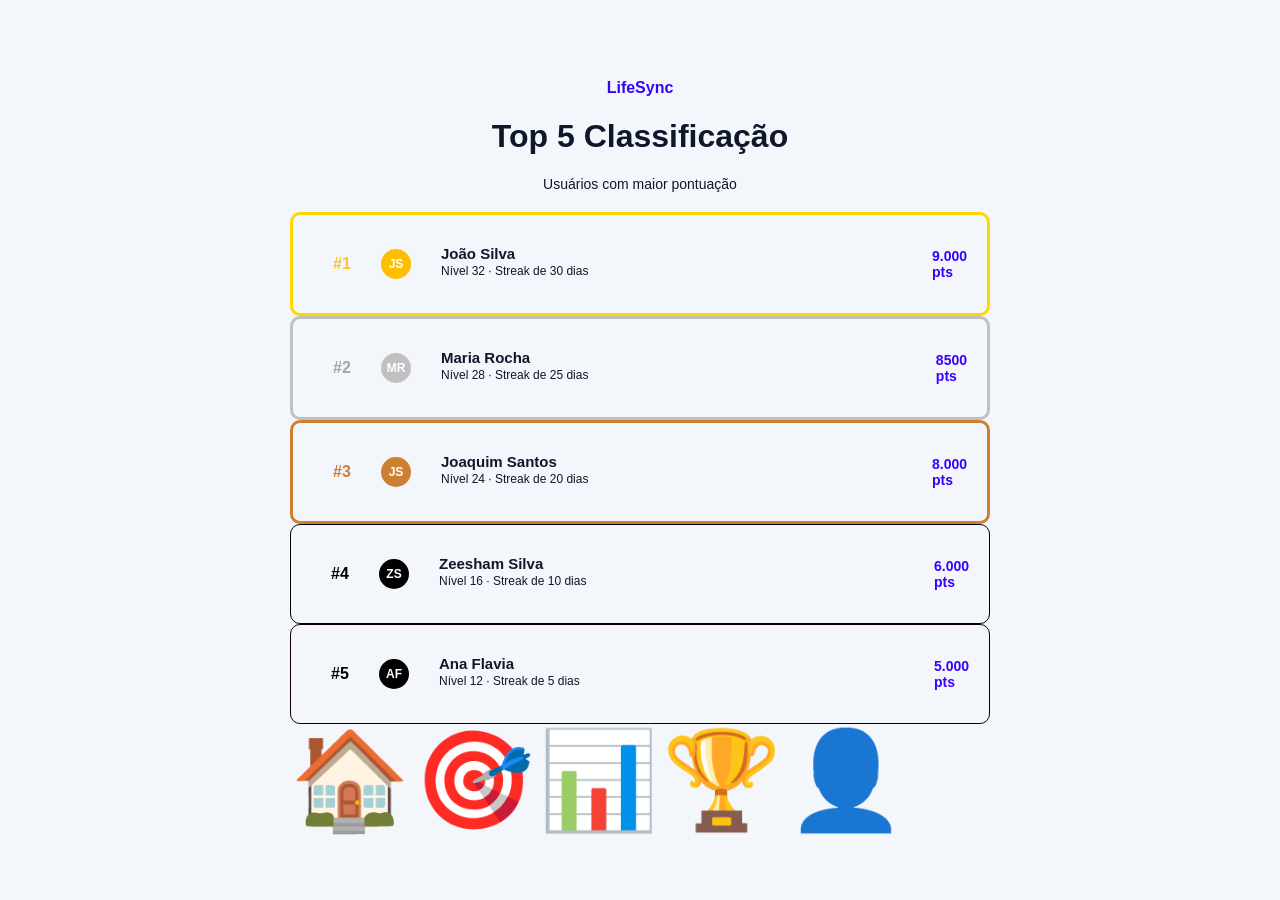
<file: index.html>
<!DOCTYPE html>
<html lang="pt">
<head>
    <meta charset="UTF-8">
    <meta name="viewport" content="width=device-width, initial-scale=1.0">
    <title>LifeSync</title>
    <link rel="stylesheet" href="style.css">
</head>
<body>
    <div class="caixa">


    <div class="cabecalho">
        <p class="cabecalho_marca">LifeSync</p>
        <h1 class="cabecalho_titulo">Top 5 Classificação</h1>
        <p class="cabecalho_subtitulo">Usuários com maior pontuação</p>
    </div>
        <div class="card card_borda1">
        <div class="card card_colocacao1">#1</div>
        <div class="avatar avatar1">JS</div>

        <div class="info">
        <div class="info_nome">João Silva</div>
        <div class="info_detalhe">Nível 32 · Streak de 30 dias</div>
        </div>

        <div class="pontuacao">
          <div class="pontuacao_numero">9.000</div>
          <div class="pontuacao_label">pts</div>
        </div>
        </div>

        <div class="card card_borda2">
        <div class="card card_colocacao2">#2</div>  
        <div class="avatar avatar2">MR</div>
        
        <div class="info">
        <div class="info_nome">Maria Rocha</div>
        <div class="info_detalhe">Nível 28 · Streak de 25 dias</div>
        </div>
  

        <div class="pontuacao">
        <div class="pontuacao_numero">8500</div>
         <div class="pontuacao_label">pts</div>
        </div>
        </div>
        <div class="card card_borda3"> 

        <div class="card card_colocacao3">#3</div>  
        <div class="avatar avatar3">JS</div>

        <div class="info">
        <div class="info_nome">Joaquim Santos</div>
        <div class="info_detalhe">Nível 24 · Streak de 20 dias</div>
        </div>

        <div class="pontuacao">
        <div class="pontuacao_numero">8.000</div>
        <div class="pontuacao_label">pts</div>
        </div>
        </div>

        <div class="card card_borda4">
        <div class="card card_colocacao4">#4</div>  
        <div class="avatar avatar4">ZS</div>

        <div class="info">
        <div class="info_nome">Zeesham Silva</div>
        <div class="info_detalhe">Nível 16 · Streak de 10 dias</div>
        </div>

        <div class="pontuacao">
        <div class="pontuacao_numero">6.000</div>
        <div class="pontuacao_label">pts</div>
        </div>
        </div>

        <div class="card card_borda5">
        <div class="card card_colocacao5">#5</div>  
        <div class="avatar avatar5">AF</div>

        <div class="info">
        <div class="info_nome">Ana Flavia</div>
        <div class="info_detalhe">Nível 12 · Streak de 5 dias</div>
        </div>

        <div class="pontuacao">
        <div class="pontuacao_numero">5.000</div>
        <div class="pontuacao_label">pts</div>
        </div>
        </div>
        <div class="menu-inferior">
            <a href="index.html" class="menu-item">
                <span class="menu-icon">🏠</span>
            </a>
            <a href="metas.html" class="menu-item">
                <span class="menu-icon">🎯</span>
            </a>
            <a href="estatisticas.html" class="menu-item">
                <span class="menu-icon">📊</span>
            </a>
            <a href="index.html" class="menu-item">
                <span class="menu-icon">🏆</span>
            </a>
            <a href="login.html" class="menu-item">
                <span class="menu-icon">👤</span>
            </a>
        </div>
</body>
</html>
</file>
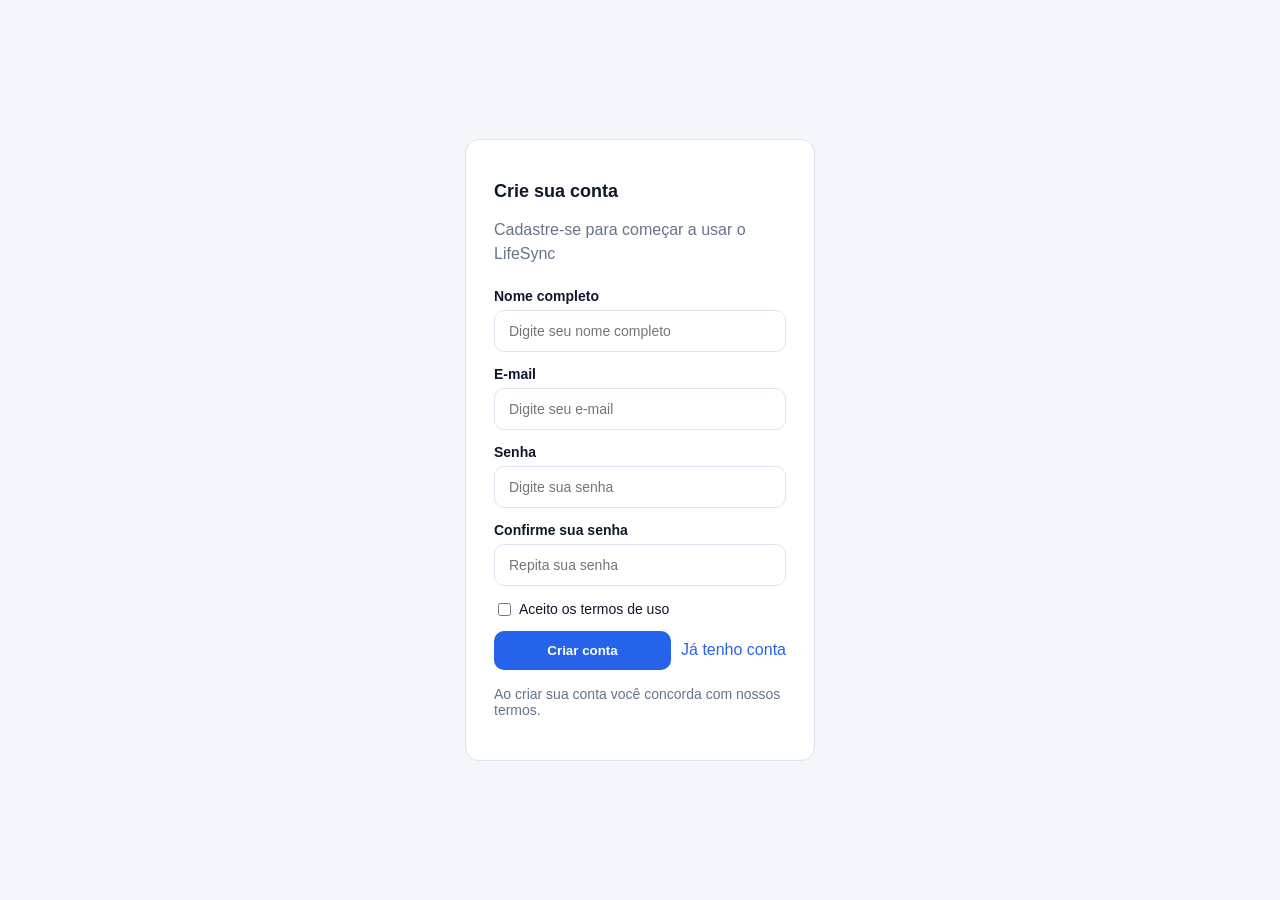
<file: createaccount.html>
<!doctype html>
<html lang="pt-BR">

<head>
    <meta charset="utf-8">
    <meta name="viewport" content="width=device-width, initial-scale=1">
    <title>LifeSync - Crie sua conta</title>
    <link rel="stylesheet" href="style.css">
</head>

<body>
    <main class="entrar" role="main">
        <h1>Crie sua conta</h1>
        <p class="subtitulo">Cadastre-se para começar a usar o LifeSync</p>

        <form action="createaccountsucess.html">
            <div class="campo">
                <label for="nome">Nome completo</label>
                <input required placeholder="Digite seu nome completo">
            </div>

            <div class="campo">
                <label for="email">E‑mail</label>
                <input required placeholder="Digite seu e-mail">
            </div>

            <div class="campo">
                <label for="senha">Senha</label>
                <input id="senha" name="senha" type="password" required placeholder="Digite sua senha" minlength="8"
                    autocomplete="new-password">
            </div>

            <div class="campo">
                <label for="confirm">Confirme sua senha</label>
                <input id="confirm" name="confirm" type="password" required placeholder="Repita sua senha" minlength="8"
                    autocomplete="new-password">
            </div>

            <label class="lembrar2">
                <input type="checkbox" name="Termos de uso" required class="lembrar-checkbox"> Aceito os termos de uso
            </label>

            <div class="actions">
                <button type="submit" class="açao açao1">Criar conta</button>
                <a href="login.html" class="novaconta1">Já tenho conta</a>
            </div>
        </form>

        <p class="novaconta">Ao criar sua conta você concorda com nossos termos.</p>
    </main>
</body>

</html>
</file>
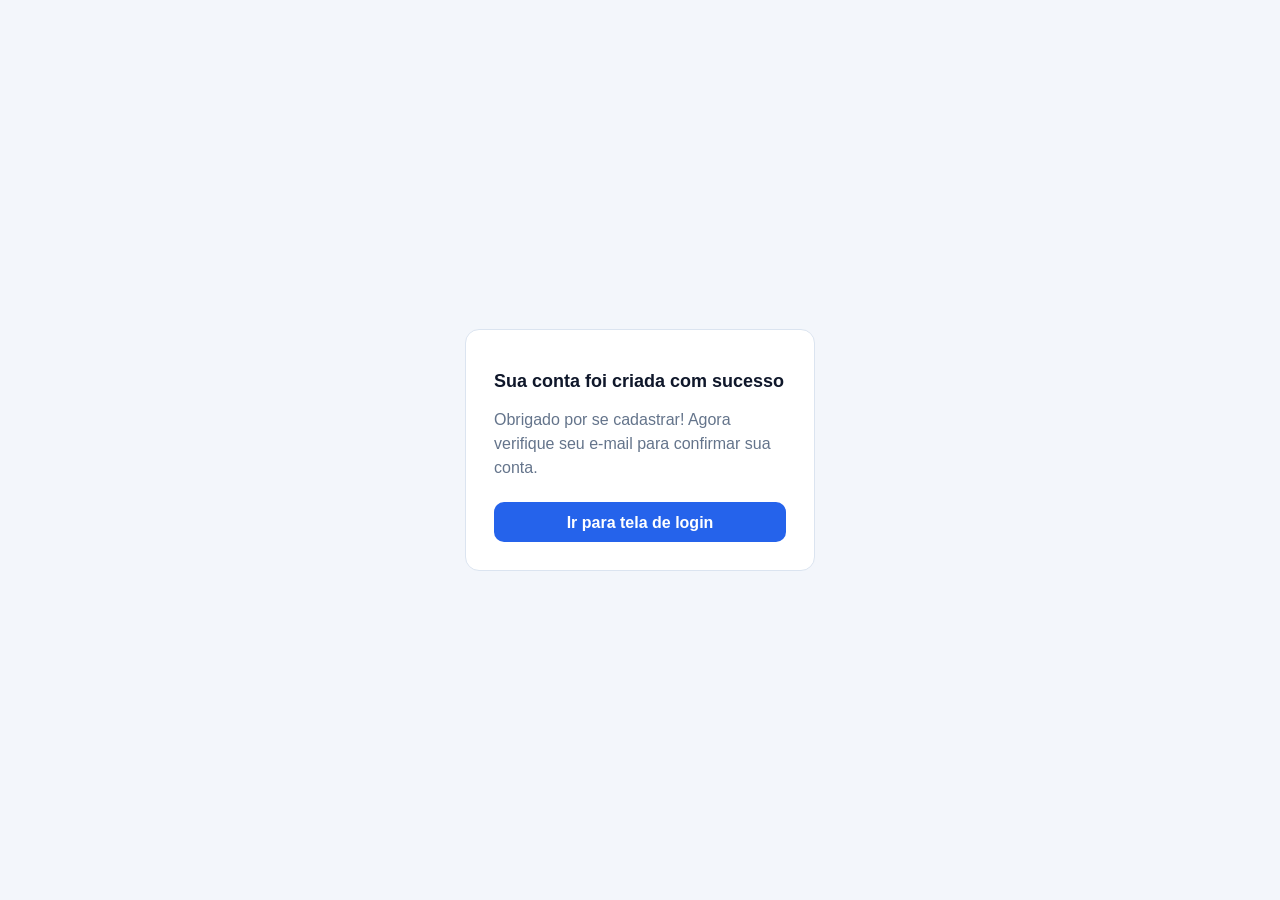
<file: createaccountsucess.html>
<!doctype html>
<html lang="pt-BR">
  <head>
    <meta charset="utf-8">
    <meta name="viewport" content="width=device-width, initial-scale=1">
    <title>Conta criada - LifeSync</title>
    <link rel="stylesheet" href="style.css">
  </head>
  <body>
    <main class="entrar" role="main">
      <h1>Sua conta foi criada com sucesso</h1>
      <p class="subtitulo">Obrigado por se cadastrar! Agora verifique seu e-mail para confirmar sua conta.</p>

      <div class="actions">
        <a href="login.html" class="açao açao2">Ir para tela de login</a>
      </div>
    </main>
  </body>
</html>
</file>
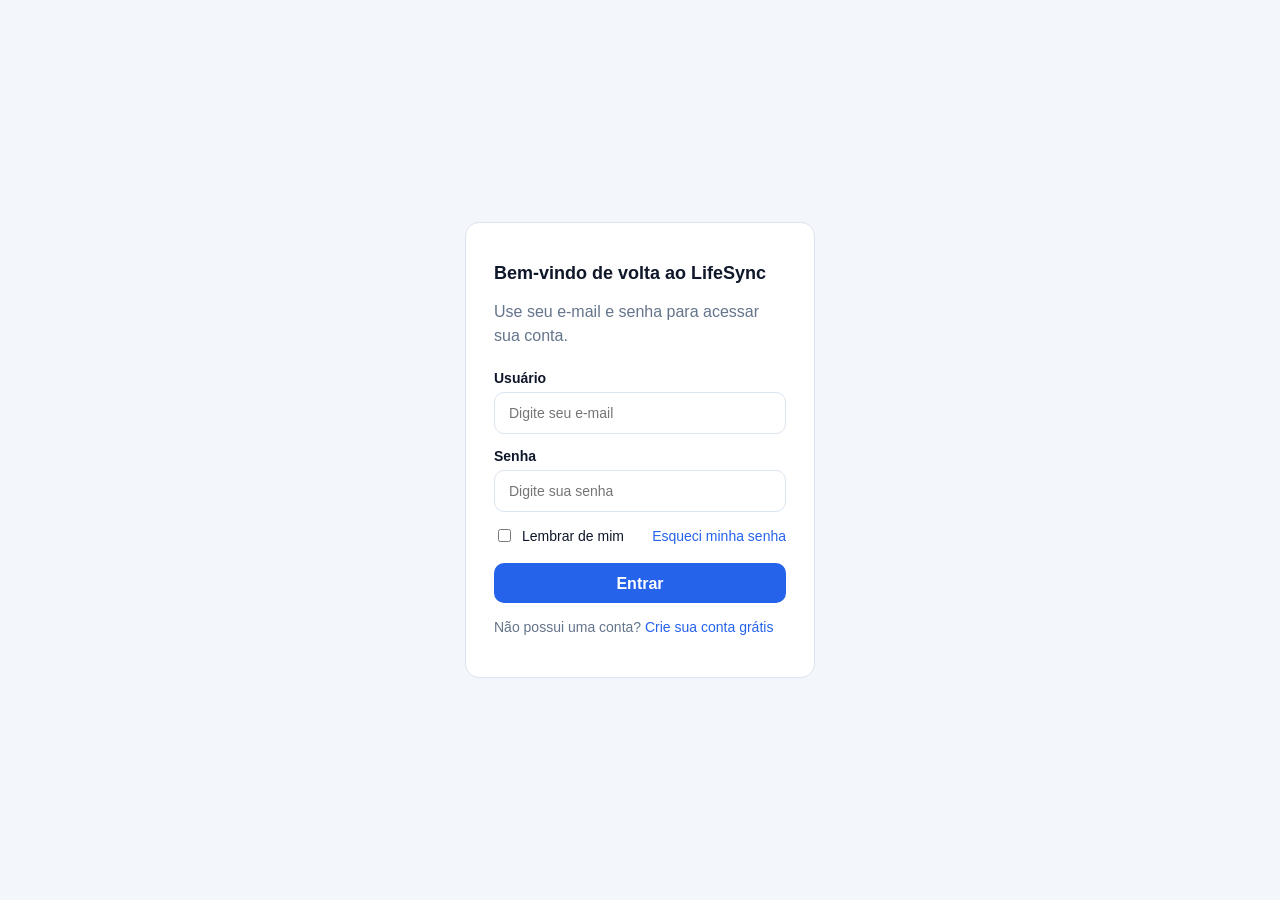
<file: login.html>
<!DOCTYPE html>
<html lang="pt-BR">

<head>
    <meta charset="utf-8" />
    <meta name="viewport" content="width=device-width, initial-scale=1" />
    <title>LifeSync - Login</title>
    <link rel="stylesheet" href="style.css" />
</head>

<body>
    <!-- Bem vindo de volta + instruções para acesso -->

    <main class="entrar">
        <h1>Bem-vindo de volta ao LifeSync</h1>
        <p class="subtitulo">Use seu e-mail e senha para acessar sua conta.</p>

        <!-- Formulário de Entrada -->

        <form id="formulario-email" action="#" method="post">
            <div class="campo">
                <label for="email">Usuário</label>
                <input placeholder="Digite seu e-mail"/>
            </div>
            <div class="campo">
                <label for="password">Senha</label>
                <input id="password" name="password" type="password" placeholder="Digite sua senha"
                    autocomplete="current-password" required />
            </div>

            <!-- Marcador de Lembrar de mim -->

            <div class="linha">
                <label class="lembrar">
                    <input id="remember" name="remember" type="checkbox" class="lembrar-checkbox" />
                    Lembrar de mim
                </label>

                <!-- Link para recuperar senha -->

                <a href="lostpassword.html">Esqueci minha senha</a>
            </div>

            <!-- Link para entrar na sua conta -->

            <div class="actions">
               <a href="index.html" class="açao açao2">Entrar</a>
            </div>
        </form>
        <!-- Link para criar conta -->
        <p class="novaconta">Não possui uma conta? <a href="createaccount.html" class="novaconta1">Crie sua conta grátis</a></p>
    </main>

</body>

</html>
</file>
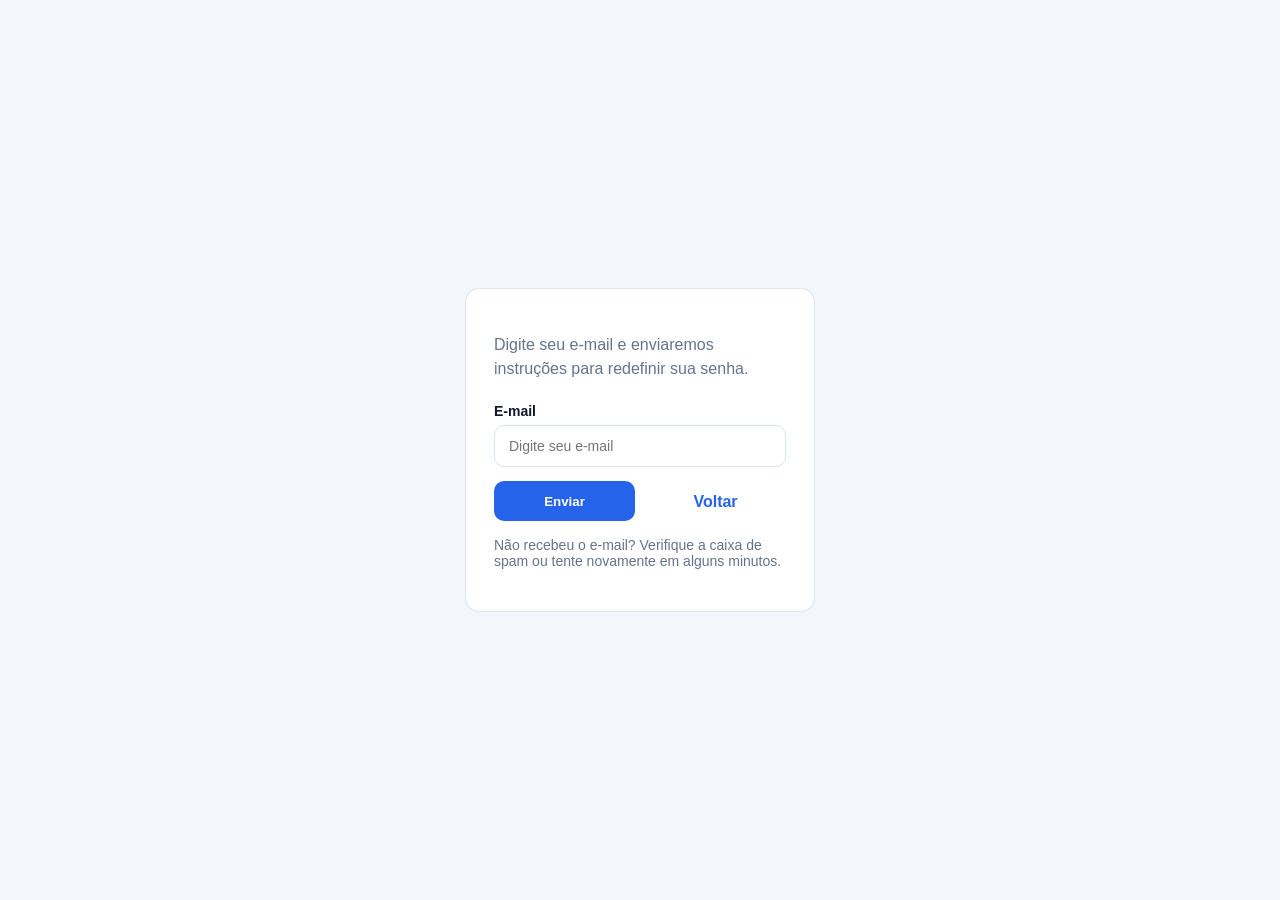
<file: lostpassword.html>
<!doctype html>
<html lang="pt-BR">
  <head>
    <meta charset="utf-8">
    <meta name="viewport" content="width=device-width, initial-scale=1">
    <title> LifeSync-Esqueci Minha Senha</title>
    <link rel="stylesheet" href="style.css">
  </head>
  <body>
    <main class="entrar" role="main">
      <p class="subtitulo">Digite seu e‑mail e enviaremos instruções para redefinir sua senha.</p>

      <form action="lostpasswordsucess.html" method="get" class="form-esqueci">
        <div class="campo">
          <label for="email">E-mail</label>
          <input required placeholder="Digite seu e‑mail">
        </div>

        <div class="actions">
          <button type="submit" class="açao açao2">Enviar</button>
          <a href="login.html" class="açao açao3">Voltar</a>
        </div>
      </form>
      <p class="novaconta">Não recebeu o e‑mail? Verifique a caixa de spam ou tente novamente em alguns minutos.</p>
    </main>
  </body>
</file>
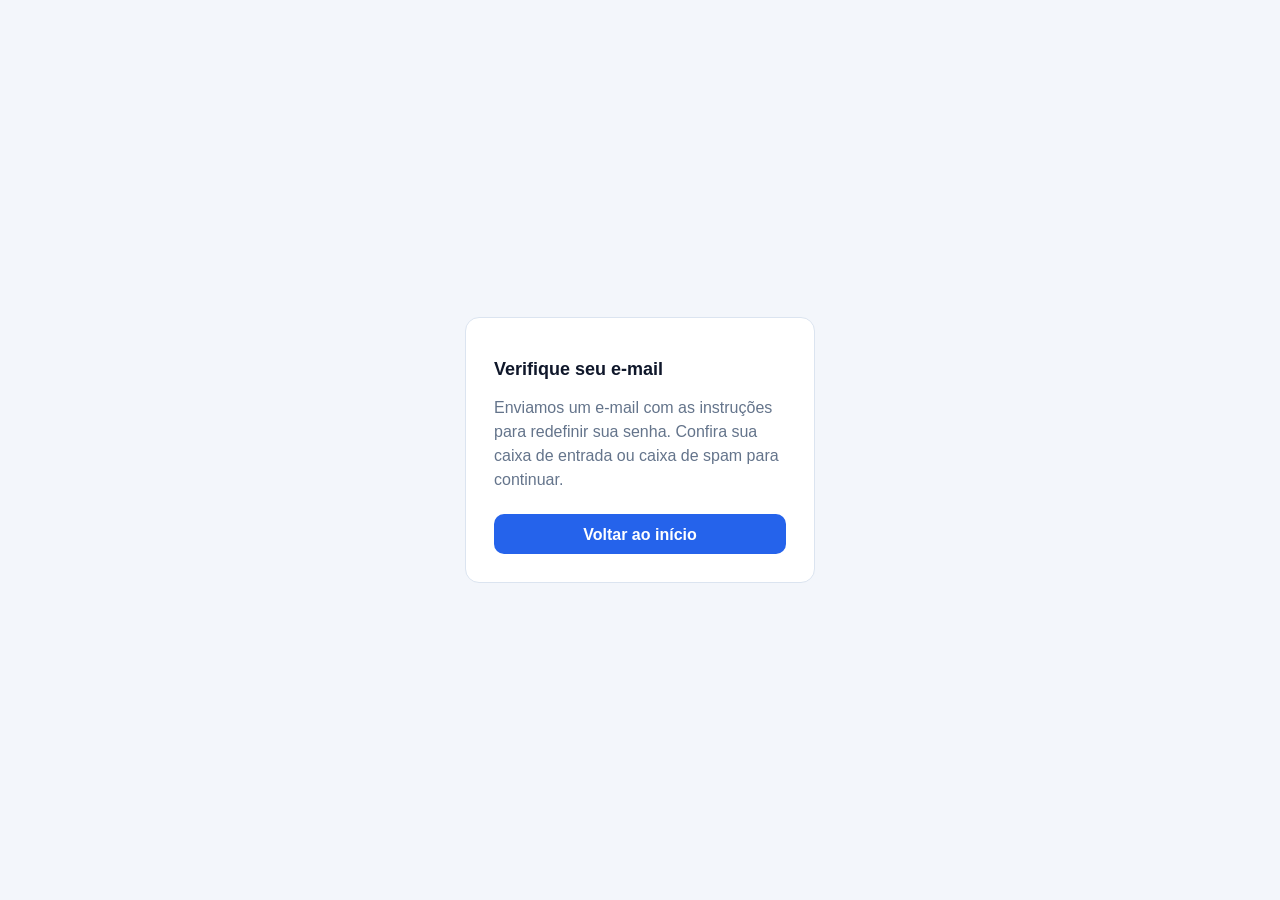
<file: lostpasswordsucess.html>
<!doctype html>
<html lang="pt-BR">
  <head>
    <meta charset="utf-8">
    <meta name="viewport" content="width=device-width, initial-scale=1">
    <title>LifeSync-E-mail Enviado</title>
    <link rel="stylesheet" href="style.css">
  </head>
  <body>
    <main class="entrar" role="main">
      <h1>Verifique seu e‑mail</h1>
      <p class="subtitulo">Enviamos um e‑mail com as instruções para redefinir sua senha. Confira sua caixa de entrada ou caixa de spam para continuar.</p>

      <div class="actions">
        <a href="login.html" class="açao açao2">Voltar ao início</a>
      </div>
    </main>
  </body>
</html>
</file>
<file: style.css>
* {
  box-sizing: border-box;
}

:root {
  --bg: #f3f6fb;
  --card: #ffffff;
  --text: #0f172a;
  --muted: #64748b;
  --border: #dbe4f0;
  --accent: #2563eb;
}

html {
  height: 100%;
  background: var(--bg);
}

body {
  margin: 0;
  font-family: Arial, Helvetica, sans-serif;
  color: var(--text);
  min-height: 100vh;
  display: grid;
  place-items: center;
  padding: 24px;
  background: transparent;
}

.caixa {
  width: 100%;
  margin: 0 auto;
  max-width: 700px;
}
.cabecalho {
text-align: center;
margin-bottom: 20px;
}

.cabecalho_marca {
  font-family: 'Arial Black', sans-serif;
  font-size: 16px;
  font-weight: 700;  
  color: #3902ff;
}

.cabecalho_titulo {
  font-size: 32px;
  font-family:Arial, Helvetica, sans-serif;
  font-weight: 600;
}

.cabecalho_subtitulo {
  font-family:Arial, Helvetica, sans-serif;
  font-weight: 300;
  font-size: 14px;
} 

.lista {
  display: flex;
  flex-direction: column;
  gap: 15px;
}

.card {
  display: grid;
  grid-template-columns: 52px 44px 2fr auto;
  align-items: center;
  gap: 16px;
  background: var(--cor-card);
  border: 1px solid var(--cor-borda);
  border-radius: 10px;
  padding: 20px;
}
.card_borda1 {
  border: 3px solid #FFD700
}

.card_borda2 {
  border: 3px solid #c0c0c0;
}
.card_borda3 {
  border: 3px solid #cd7f32;
}
.card_borda4 {
  border: 1px solid #000000;
}
.card_borda5 {
  border: 1px solid #0f0000;
}

.card_colocacao1 {
  color: #ffc61c;
  font-weight: 800;
}

.card_colocacao2 {
  color: #a5a5a5;
  font-weight: 700;
}

.card_colocacao3 {
  color: #cd7f32;
  font-weight: 700;
}

.card_colocacao4 {
  color: #000000;
  font-weight: 700;
}

.card_colocacao5 {
  color: #000000;
  font-weight: 700;
}

.avatar {
  width: 30px;
  height: 30px;
  border-radius: 60%;
  display: flex;
  align-items: center;
  justify-content: center;
  font-family: Arial, Helvetica, sans-serif;
  font-weight: 800;
  font-size: 12px;
}

.avatar1 { 
  background-color: #ffbf00;
  color: #fff;
}
.avatar2 {
  background-color: #c0c0c0;
  color: #fff;
} 
.avatar3 {
  background-color: #cd7f32;
  color: #fff;
}
.avatar4 {
  background-color: #000000;
  color: #fff;
}
.avatar5 {
  background-color: #000000;
  color: #fff;
}

.info {
  min-width: 0;
}

.info_nome {
  font-family: 'Syne', sans-serif;
  font-size: 15px;
  font-weight: 700;
  margin-bottom: 2px;
  white-space: nowrap;
  overflow: hidden;
  text-overflow: ellipsis;
}

.info_detalhe {
  font-size: 12px;
  margin-bottom: 5px;
}

.pontuacao {
  font-size: 14px;
  font-weight: 700;
}

.pontuacao_numero {
  color: #3902ff;
  font-size: 14px;
  font-weight: 700;
}

.pontuacao_label {
  color: #3902ff;
  font-size: 14px;
  font-weight: 700;
}

.card:hover {
  transform:scale(1.05);
}

.menu-icon {
  font-size: 96px;
  align-items: center;
  justify-content: center;
  }

  .menu-item {
    font-size: 14px;
    font-weight: 600;
    margin-top: 8px;
    text-decoration: none;
  }


.entrar {
  width: 100%;
  max-width: 350px;
  background: var(--card);
  border: 1px solid var(--border);
  border-radius: 14px;
  padding: 28px;

}

.subtitulo {
  color: var(--muted);
  margin-bottom: 22px;
  line-height: 1.5;
}


h1 {
  margin: 8;
  font-size: 18px;
}

p {
  margin: 8;
}


.campo {
  margin-bottom: 14px;
}

label {
  display: block;
  margin-bottom: 6px;
  font-size: 14px;
  font-weight: 600;
}

input {
  width: 100%;
  padding: 12px 14px;
  border: 1px solid var(--border);
  border-radius: 10px;
  font-size: 14px;
  outline: none;
}

.linha {
  display: flex;
  justify-content: space-between;
  align-items: center;
  gap: 12px;
  margin: 8px 0 18px;
  font-size: 14px;
}

.linha a {
  color: var(--accent);
  text-decoration: none;
}

.lembrar {
  display: flex;
  align-items: center;
  gap: 8px;
  font-weight: 200;
  margin: 0;
}

.lembrar2 {
  display: flex;
  align-items: center;
  gap: 5px;
  font-weight: 200;
  margin: 10px 0 12px;
}

.lembrar-checkbox {
  width: auto;
}

.actions {
  display: flex;
  gap: 10px;
  align-items: center;
}

.açao {
  border: none;
  border-radius: 10px;
  padding: 12px 14px;
  font-weight: 700;
  cursor: pointer;
}

.açao1 {
  flex: 1;
  background: var(--accent);
  color: #fff;
}

.açao2 {
  flex: 1;
  width: 140px;
  height: 40px;
  text-decoration: none;
  text-align: center;
  background: var(--accent);
  color: #fff;
}

.açao3 {
  flex: 1;
  width: 140px;
  height: 40px;
  text-decoration: none;
  text-align: center;
  color: var(--accent);
}

.error {
  display: none;
  margin-top: 12px;
  color: #b91c1c;
  font-size: 13px;
}

.novaconta {
  margin-top: 16px;
  font-size: 14px;
  color: var(--muted);
}

.novaconta1 {
  color: var(--accent);
  text-decoration: none;
}

.novaconta2 {
  color: var(--accent);
  text-decoration: none;
  text-align: center;
}
</file>
